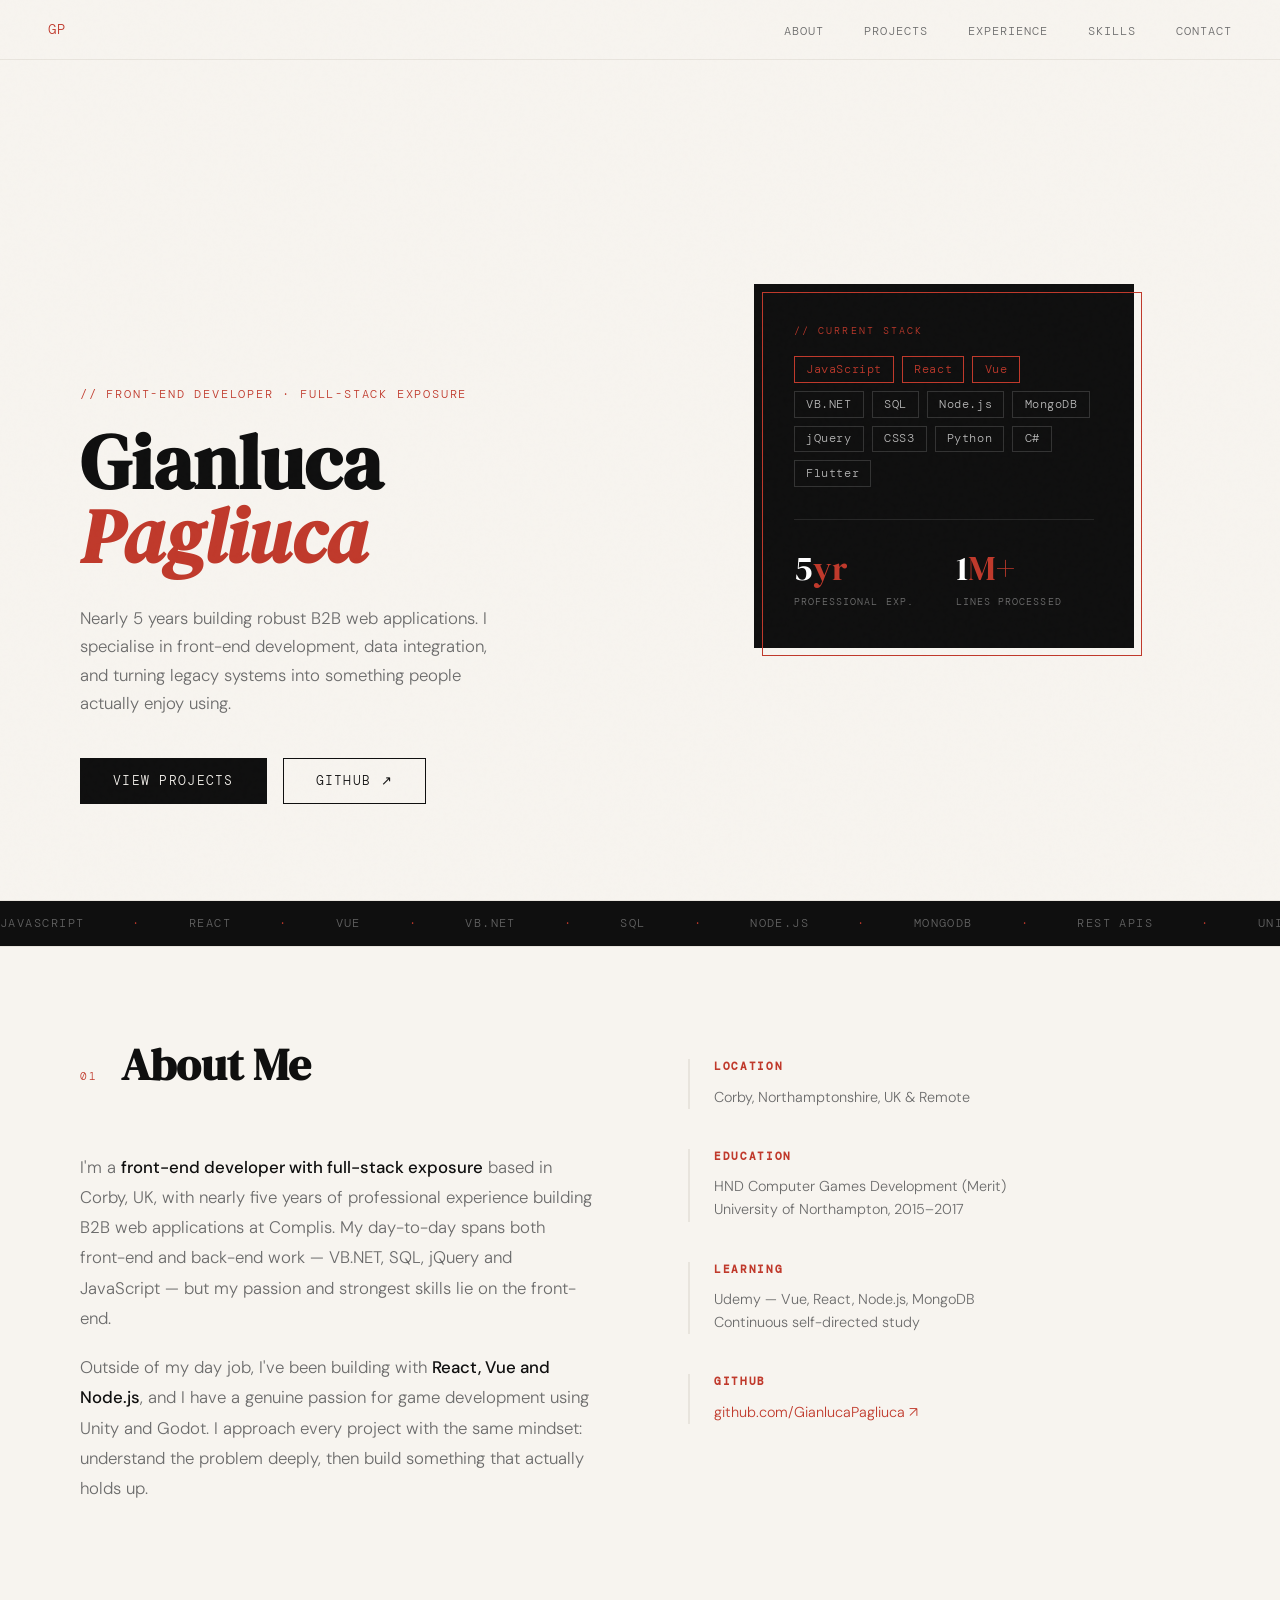
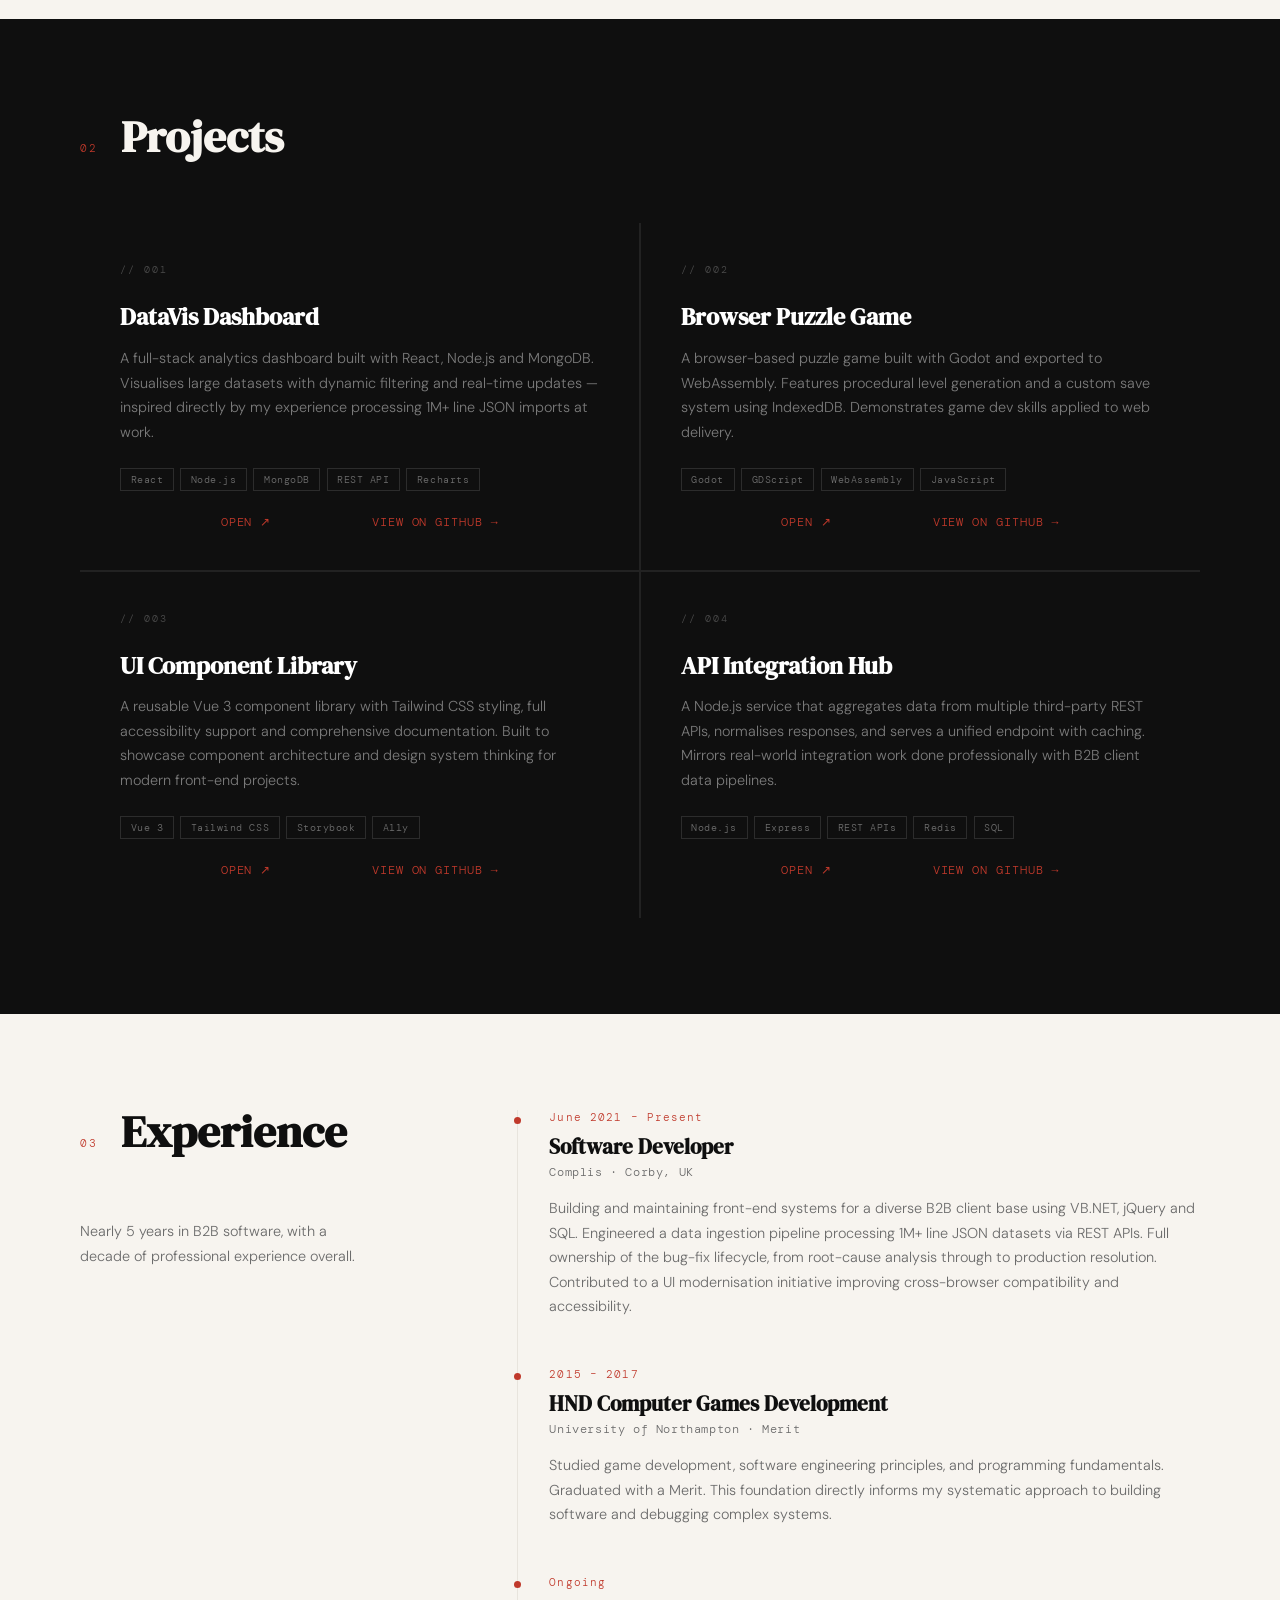
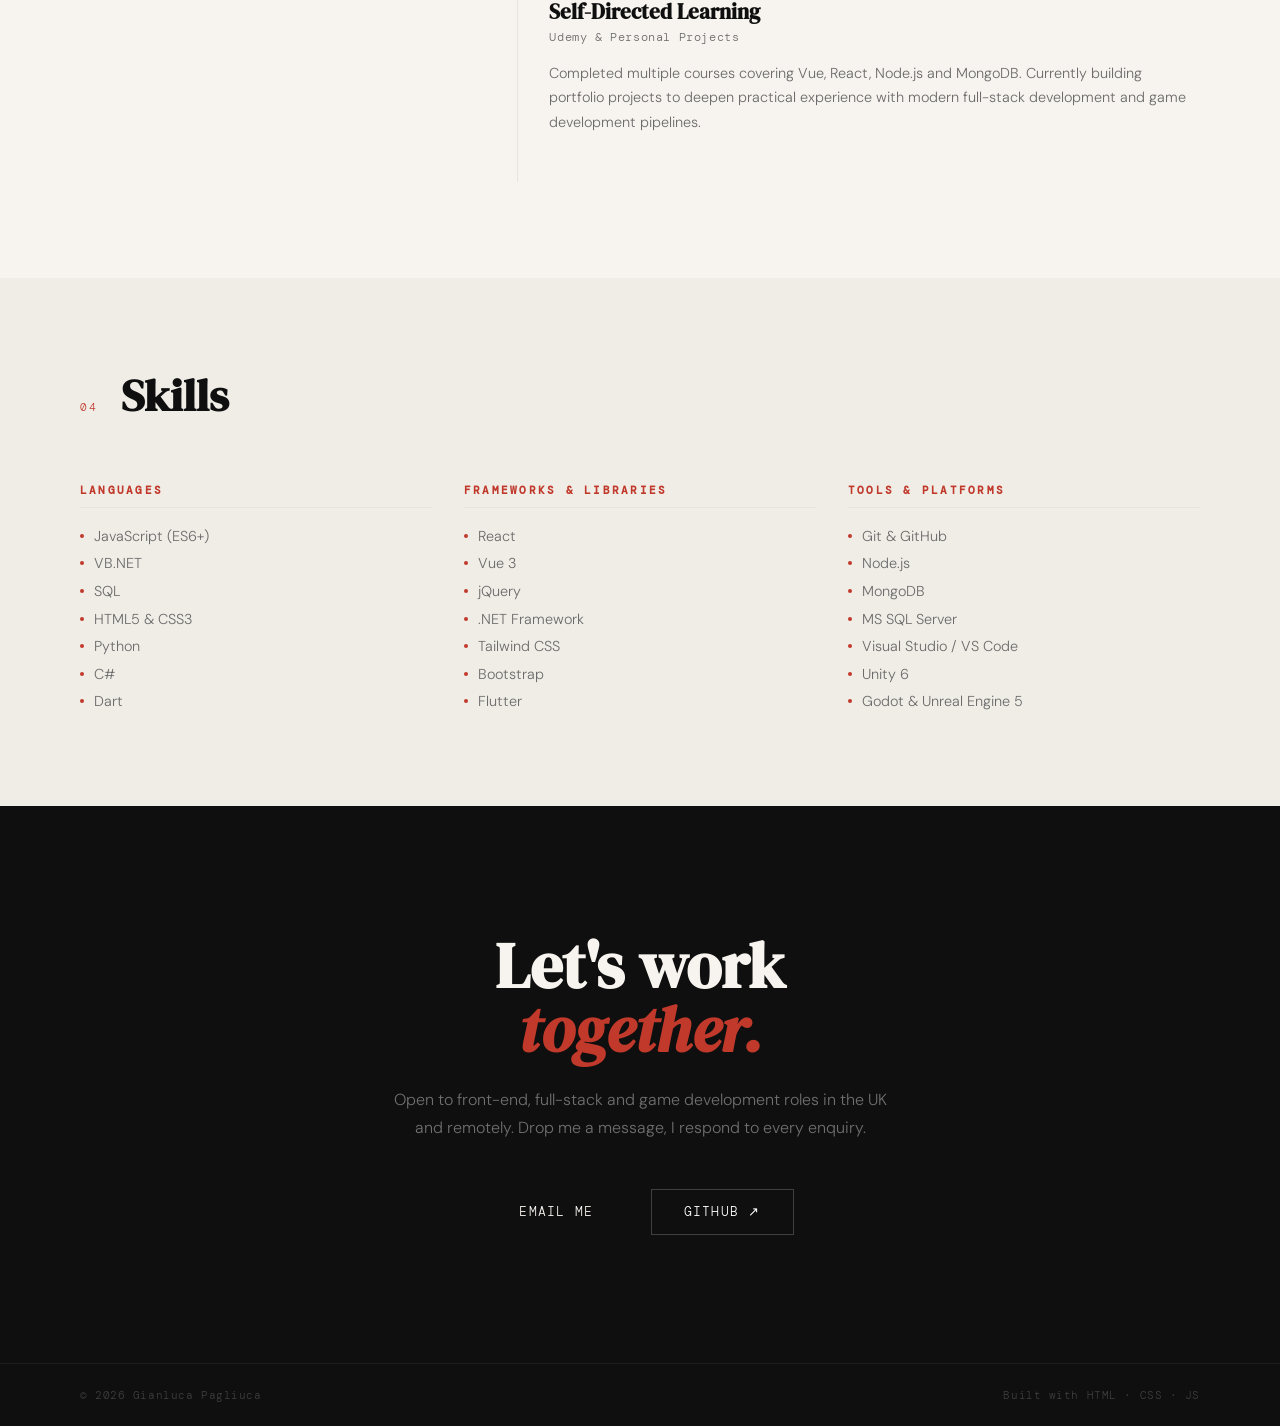
<file: index.html>
<!DOCTYPE html>
<html lang="en">
  <head>
  <meta charset="UTF-8" />
  <meta name="viewport" content="width=device-width, initial-scale=1.0" />
  <title>Gianluca Pagliuca — Software Developer</title>
  <link href="https://fonts.googleapis.com/css2?family=DM+Serif+Display:ital@0;1&family=DM+Mono:wght@300;400;500&family=DM+Sans:wght@300;400;500;600&display=swap" rel="stylesheet" />
  <link rel="stylesheet" href="index.css" />
  </head>
  <body>

  <!-- NAV -->
  <nav>
    <div class="nav-logo">GP</div>
    <ul class="nav-links">
      <li><a href="#about">About</a></li>
      <li><a href="#projects">Projects</a></li>
      <li><a href="#experience">Experience</a></li>
      <li><a href="#skills">Skills</a></li>
      <li><a href="#contact">Contact</a></li>
    </ul>
  </nav>

  <!-- HERO -->
  <section id="hero">
    <div class="hero-left">
      <p class="hero-tag">// Front-End Developer · Full-Stack Exposure</p>
      <h1 class="hero-name">Gianluca<br/><em>Pagliuca</em></h1>
      <p class="hero-desc">
        Nearly 5 years building robust B2B web applications. I specialise in front-end development,
        data integration, and turning legacy systems into something people actually enjoy using.
      </p>
      <div class="hero-cta">
        <a href="#projects" class="btn btn-primary">View Projects</a>
        <a href="https://github.com/GianlucaPagliuca" target="_blank" class="btn btn-ghost">GitHub ↗</a>
      </div>
    </div>
    <div class="hero-right">
      <div class="hero-card">
        <p class="card-label">// Current Stack</p>
        <ul class="stack-list">
          <li class="highlight">JavaScript</li>
          <li class="highlight">React</li>
          <li class="highlight">Vue</li>
          <li>VB.NET</li>
          <li>SQL</li>
          <li>Node.js</li>
          <li>MongoDB</li>
          <li>jQuery</li>
          <li>CSS3</li>
          <li>Python</li>
          <li>C#</li>
          <li>Flutter</li>
        </ul>
        <div class="stat-row">
          <div>
            <div class="stat-val">5<span style="color:var(--accent)">yr</span></div>
            <div class="stat-label">Professional Exp.</div>
          </div>
          <div>
            <div class="stat-val">1<span style="color:var(--accent)">M+</span></div>
            <div class="stat-label">Lines Processed</div>
          </div>
        </div>
      </div>
    </div>
  </section>

  <!-- MARQUEE -->
  <div class="marquee-wrap">
    <div class="marquee-track">
      <span>JavaScript</span><span class="accent">·</span>
      <span>React</span><span class="accent">·</span>
      <span>Vue</span><span class="accent">·</span>
      <span>VB.NET</span><span class="accent">·</span>
      <span>SQL</span><span class="accent">·</span>
      <span>Node.js</span><span class="accent">·</span>
      <span>MongoDB</span><span class="accent">·</span>
      <span>REST APIs</span><span class="accent">·</span>
      <span>Unity 6</span><span class="accent">·</span>
      <span>Godot</span><span class="accent">·</span>
      <span>Flutter</span><span class="accent">·</span>
      <span>Tailwind CSS</span><span class="accent">·</span>
      <span>Git</span><span class="accent">·</span>
      <span>Python</span><span class="accent">·</span>
      <!-- duplicate for seamless loop -->
      <span>JavaScript</span><span class="accent">·</span>
      <span>React</span><span class="accent">·</span>
      <span>Vue</span><span class="accent">·</span>
      <span>VB.NET</span><span class="accent">·</span>
      <span>SQL</span><span class="accent">·</span>
      <span>Node.js</span><span class="accent">·</span>
      <span>MongoDB</span><span class="accent">·</span>
      <span>REST APIs</span><span class="accent">·</span>
      <span>Unity 6</span><span class="accent">·</span>
      <span>Godot</span><span class="accent">·</span>
      <span>Flutter</span><span class="accent">·</span>
      <span>Tailwind CSS</span><span class="accent">·</span>
      <span>Git</span><span class="accent">·</span>
      <span>Python</span><span class="accent">·</span>
    </div>
  </div>

  <!-- ABOUT -->
  <section id="about">
    <div class="about-text reveal">
      <div class="section-header">
        <span class="section-num">01</span>
        <h2 class="section-title">About Me</h2>
      </div>
      <p>
        I'm a <strong>front-end developer with full-stack exposure</strong> based in Corby, UK, with nearly five years of professional experience building B2B web applications at Complis. My day-to-day spans both front-end and back-end work — VB.NET, SQL, jQuery and JavaScript — but my passion and strongest skills lie on the front-end.
      </p>
      <p>
        Outside of my day job, I've been building with <strong>React, Vue and Node.js</strong>, and I have a genuine passion for game development using Unity and Godot. I approach every project with the same mindset: understand the problem deeply, then build something that actually holds up.
      </p>
      <p id="milan-para" style="display:none">
        I'm currently exploring a potential move to <strong>Milan, Italy</strong> — where my family roots are — and I'm open to remote or hybrid opportunities internationally.
      </p>
    </div>
    <div class="about-aside reveal">
      <div class="aside-block">
        <h4>Location</h4>
        <p id="location-text">Corby, Northamptonshire, UK &amp; Remote</p>
      </div>
      <div class="aside-block">
        <h4>Education</h4>
        <p>HND Computer Games Development (Merit)<br/>University of Northampton, 2015–2017</p>
      </div>
      <div class="aside-block">
        <h4>Learning</h4>
        <p>Udemy — Vue, React, Node.js, MongoDB<br/>Continuous self-directed study</p>
      </div>
      <div class="aside-block">
        <h4>GitHub</h4>
        <p><a href="https://github.com/GianlucaPagliuca" target="_blank" style="color:var(--accent);text-decoration:none;">github.com/GianlucaPagliuca ↗</a></p>
      </div>
    </div>
  </section>

  <!-- PROJECTS -->
  <section id="projects">
    <div class="section-header reveal">
      <span class="section-num">02</span>
      <h2 class="section-title">Projects</h2>
    </div>
    <div class="projects-grid">

      <div class="project-card reveal">
        <p class="project-num">// 001</p>
        <h3 class="project-title">DataVis Dashboard</h3>
        <p class="project-desc">
          A full-stack analytics dashboard built with React, Node.js and MongoDB. Visualises
          large datasets with dynamic filtering and real-time updates — inspired directly by
          my experience processing 1M+ line JSON imports at work.
        </p>
        <div class="project-tags">
          <span>React</span><span>Node.js</span><span>MongoDB</span><span>REST API</span><span>Recharts</span>
        </div>
        <div class="project-links">
          <a href="#" class="project-link" target="_blank">Open ↗</a>
          <a href="https://github.com/GianlucaPagliuca" class="project-link" target="_blank">View on GitHub →</a>
        </div>
      </div>

      <div class="project-card reveal">
        <p class="project-num">// 002</p>
        <h3 class="project-title">Browser Puzzle Game</h3>
        <p class="project-desc">
          A browser-based puzzle game built with Godot and exported to WebAssembly.
          Features procedural level generation and a custom save system using IndexedDB.
          Demonstrates game dev skills applied to web delivery.
        </p>
        <div class="project-tags">
          <span>Godot</span><span>GDScript</span><span>WebAssembly</span><span>JavaScript</span>
        </div>
        <div class="project-links">
          <a href="#" class="project-link" target="_blank">Open ↗</a>
          <a href="https://github.com/GianlucaPagliuca" class="project-link" target="_blank">View on GitHub →</a>
        </div>
      </div>

      <div class="project-card reveal">
        <p class="project-num">// 003</p>
        <h3 class="project-title">UI Component Library</h3>
        <p class="project-desc">
          A reusable Vue 3 component library with Tailwind CSS styling, full accessibility
          support and comprehensive documentation. Built to showcase component architecture
          and design system thinking for modern front-end projects.
        </p>
        <div class="project-tags">
          <span>Vue 3</span><span>Tailwind CSS</span><span>Storybook</span><span>A11y</span>
        </div>
        <div class="project-links">
          <a href="#" class="project-link" target="_blank">Open ↗</a>
          <a href="https://github.com/GianlucaPagliuca" class="project-link" target="_blank">View on GitHub →</a>
        </div>
      </div>

      <div class="project-card reveal">
        <p class="project-num">// 004</p>
        <h3 class="project-title">API Integration Hub</h3>
        <p class="project-desc">
          A Node.js service that aggregates data from multiple third-party REST APIs,
          normalises responses, and serves a unified endpoint with caching. Mirrors
          real-world integration work done professionally with B2B client data pipelines.
        </p>
        <div class="project-tags">
          <span>Node.js</span><span>Express</span><span>REST APIs</span><span>Redis</span><span>SQL</span>
        </div>
        <div class="project-links">
          <a href="#" class="project-link" target="_blank">Open ↗</a>
          <a href="https://github.com/GianlucaPagliuca" class="project-link" target="_blank">View on GitHub →</a>
        </div>
      </div>

    </div>
  </section>

  <!-- EXPERIENCE -->
  <section id="experience">
    <div class="exp-sticky reveal">
      <div class="section-header">
        <span class="section-num">03</span>
        <h2 class="section-title">Experience</h2>
      </div>
      <p style="font-size:0.9rem;color:var(--mid);line-height:1.7;max-width:28ch;">
        Nearly 5 years in B2B software, with a decade of professional experience overall.
      </p>
    </div>
    <div class="timeline reveal">

      <div class="timeline-item">
        <p class="tl-date">June 2021 – Present</p>
        <h3 class="tl-role">Software Developer</h3>
        <p class="tl-company">Complis · Corby, UK</p>
        <p class="tl-desc">
          Building and maintaining front-end systems for a diverse B2B client base using VB.NET, jQuery and SQL. Engineered a data ingestion pipeline processing 1M+ line JSON datasets via REST APIs. Full ownership of the bug-fix lifecycle, from root-cause analysis through to production resolution. Contributed to a UI modernisation initiative improving cross-browser compatibility and accessibility.
        </p>
      </div>

      <div class="timeline-item">
        <p class="tl-date">2015 – 2017</p>
        <h3 class="tl-role">HND Computer Games Development</h3>
        <p class="tl-company">University of Northampton · Merit</p>
        <p class="tl-desc">
          Studied game development, software engineering principles, and programming fundamentals. Graduated with a Merit. This foundation directly informs my systematic approach to building software and debugging complex systems.
        </p>
      </div>

      <div class="timeline-item">
        <p class="tl-date">Ongoing</p>
        <h3 class="tl-role">Self-Directed Learning</h3>
        <p class="tl-company">Udemy &amp; Personal Projects</p>
        <p class="tl-desc">
          Completed multiple courses covering Vue, React, Node.js and MongoDB. Currently building portfolio projects to deepen practical experience with modern full-stack development and game development pipelines.
        </p>
      </div>

    </div>
  </section>

  <!-- SKILLS -->
  <section id="skills">
    <div class="section-header reveal">
      <span class="section-num">04</span>
      <h2 class="section-title">Skills</h2>
    </div>
    <div class="skills-grid">
      <div class="skill-group reveal">
        <h3>Languages</h3>
        <div class="skill-items">
          <div class="skill-item">JavaScript (ES6+)</div>
          <div class="skill-item">VB.NET</div>
          <div class="skill-item">SQL</div>
          <div class="skill-item">HTML5 &amp; CSS3</div>
          <div class="skill-item">Python</div>
          <div class="skill-item">C#</div>
          <div class="skill-item">Dart</div>
        </div>
      </div>
      <div class="skill-group reveal">
        <h3>Frameworks &amp; Libraries</h3>
        <div class="skill-items">
          <div class="skill-item">React</div>
          <div class="skill-item">Vue 3</div>
          <div class="skill-item">jQuery</div>
          <div class="skill-item">.NET Framework</div>
          <div class="skill-item">Tailwind CSS</div>
          <div class="skill-item">Bootstrap</div>
          <div class="skill-item">Flutter</div>
        </div>
      </div>
      <div class="skill-group reveal">
        <h3>Tools &amp; Platforms</h3>
        <div class="skill-items">
          <div class="skill-item">Git &amp; GitHub</div>
          <div class="skill-item">Node.js</div>
          <div class="skill-item">MongoDB</div>
          <div class="skill-item">MS SQL Server</div>
          <div class="skill-item">Visual Studio / VS Code</div>
          <div class="skill-item">Unity 6</div>
          <div class="skill-item">Godot &amp; Unreal Engine 5</div>
        </div>
      </div>
    </div>
  </section>

  <!-- CONTACT -->
  <section id="contact">
    <h2 class="section-title reveal">Let's work<br/><em style="font-family:var(--serif);font-style:italic;color:var(--accent)">together.</em></h2>
    <p id="contact-sub" class="contact-sub reveal">
      Open to front-end, full-stack and game development roles in the UK and remotely.
      Drop me a message, I respond to every enquiry.

    </p>
    <div class="contact-links reveal">
      <a href="mailto:gianluca.pagliuca.93@gmail.com" class="btn btn-primary">Email Me</a>
      <a href="https://github.com/GianlucaPagliuca" target="_blank" class="btn" style="border-color:rgba(255,255,255,0.2);color:#fff;">GitHub ↗</a>
    </div>
  </section>

  <!-- FOOTER -->
  <footer>
    <p>© 2026 Gianluca Pagliuca</p>
    <p>Built with HTML · CSS · JS</p>
  </footer>

  <script src="index.js"></script>
  </body>
</html>
</file>
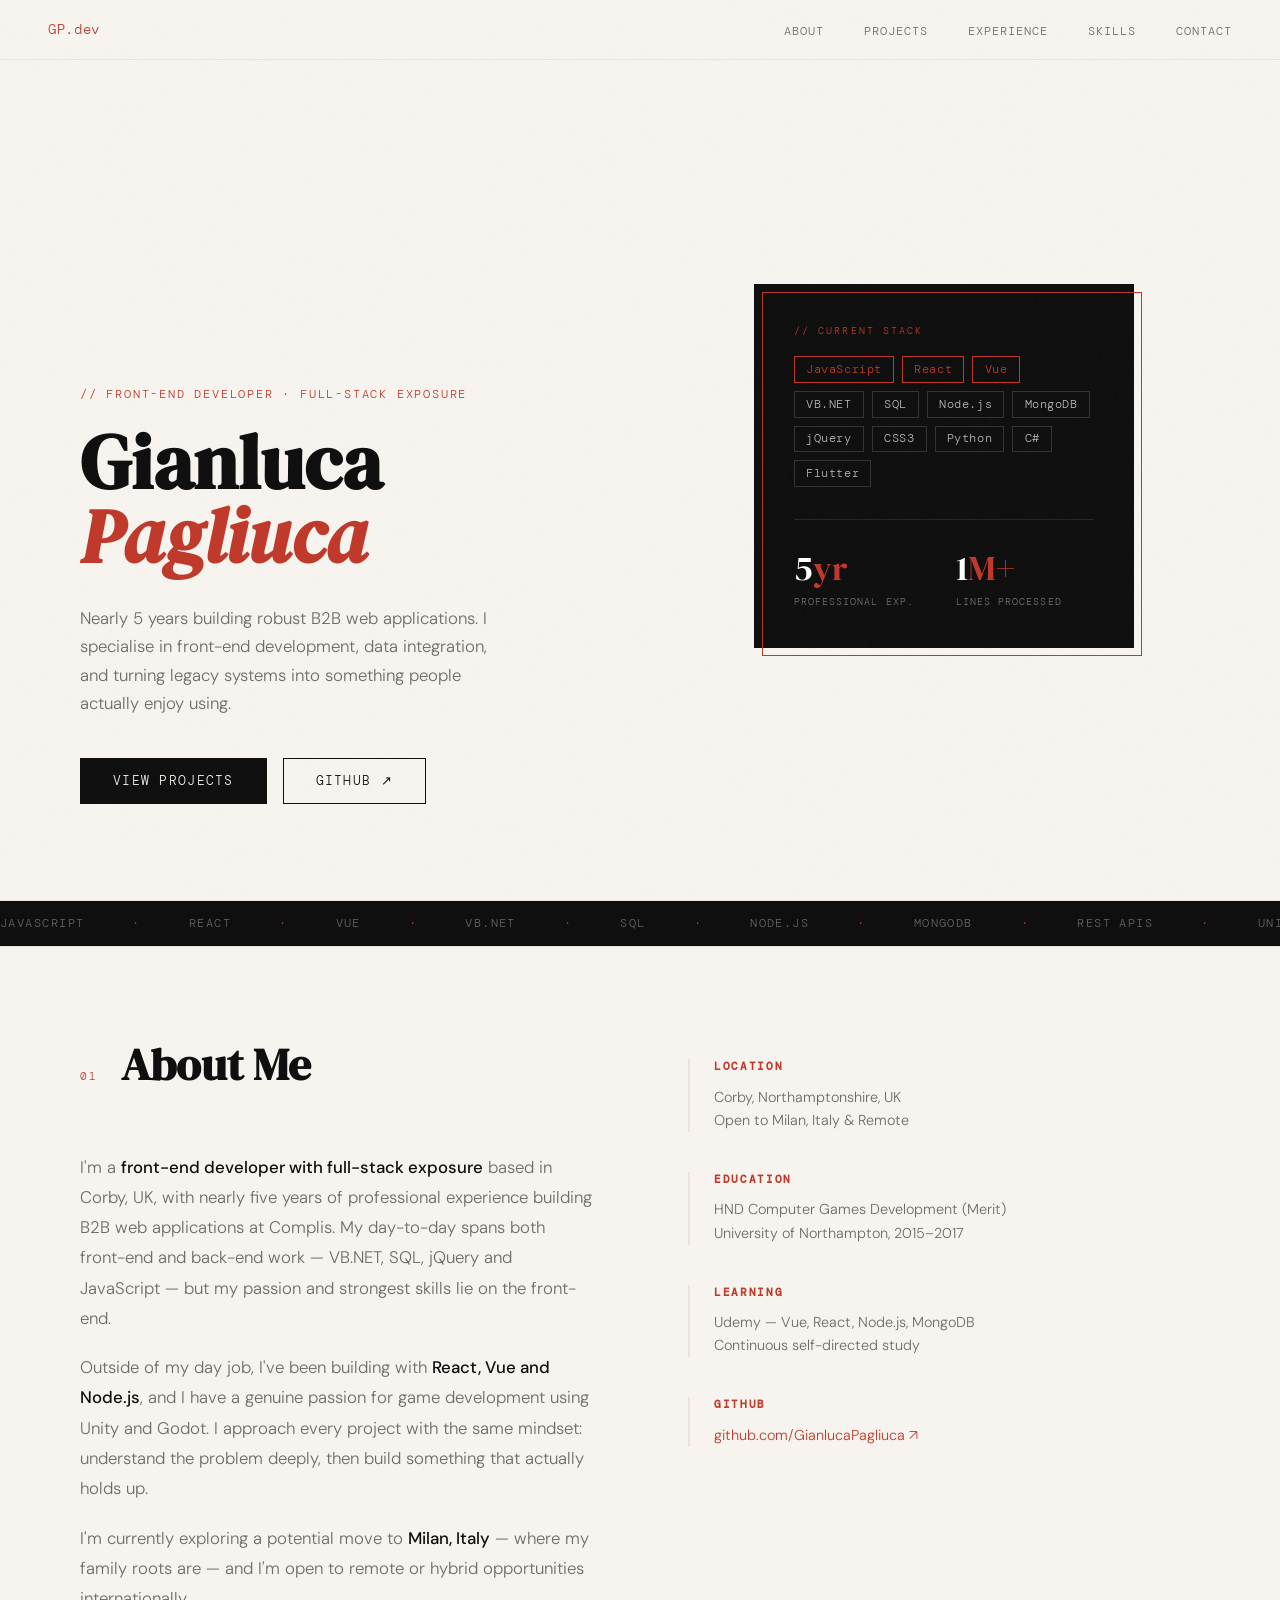
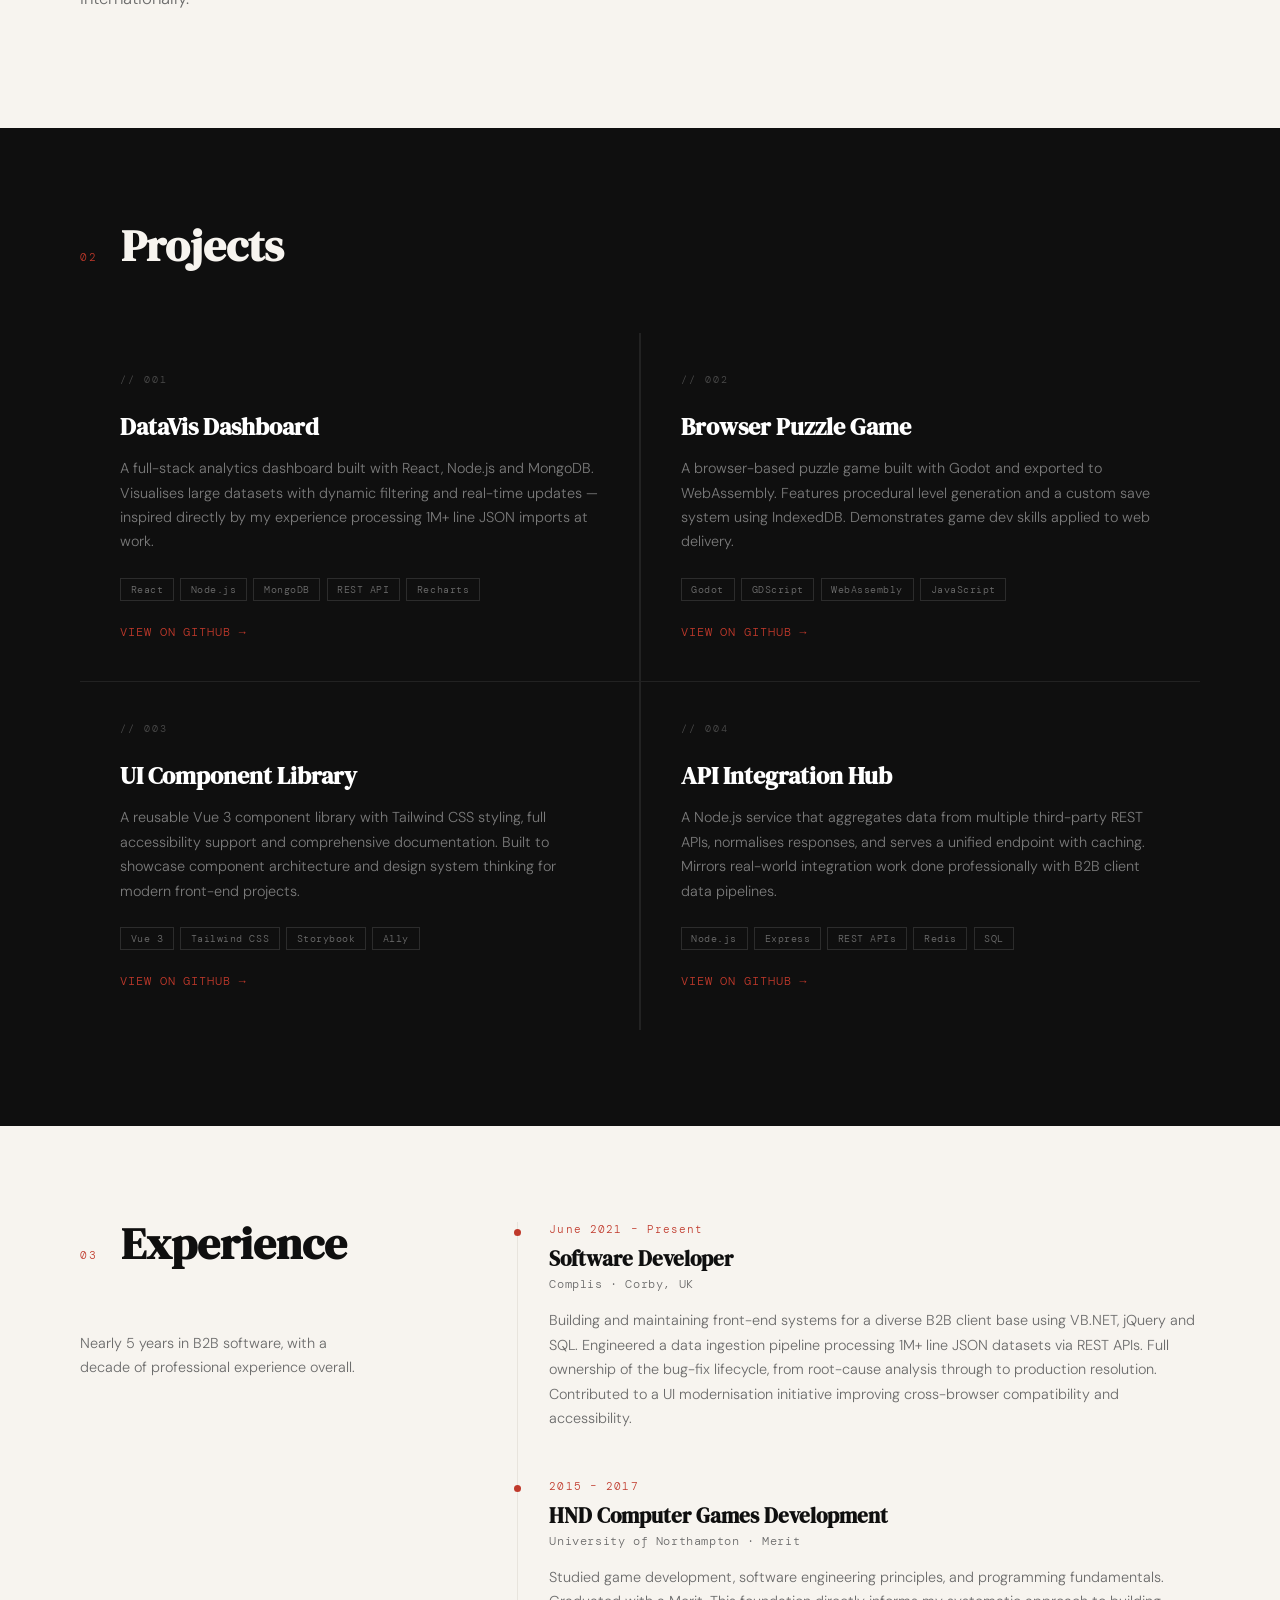
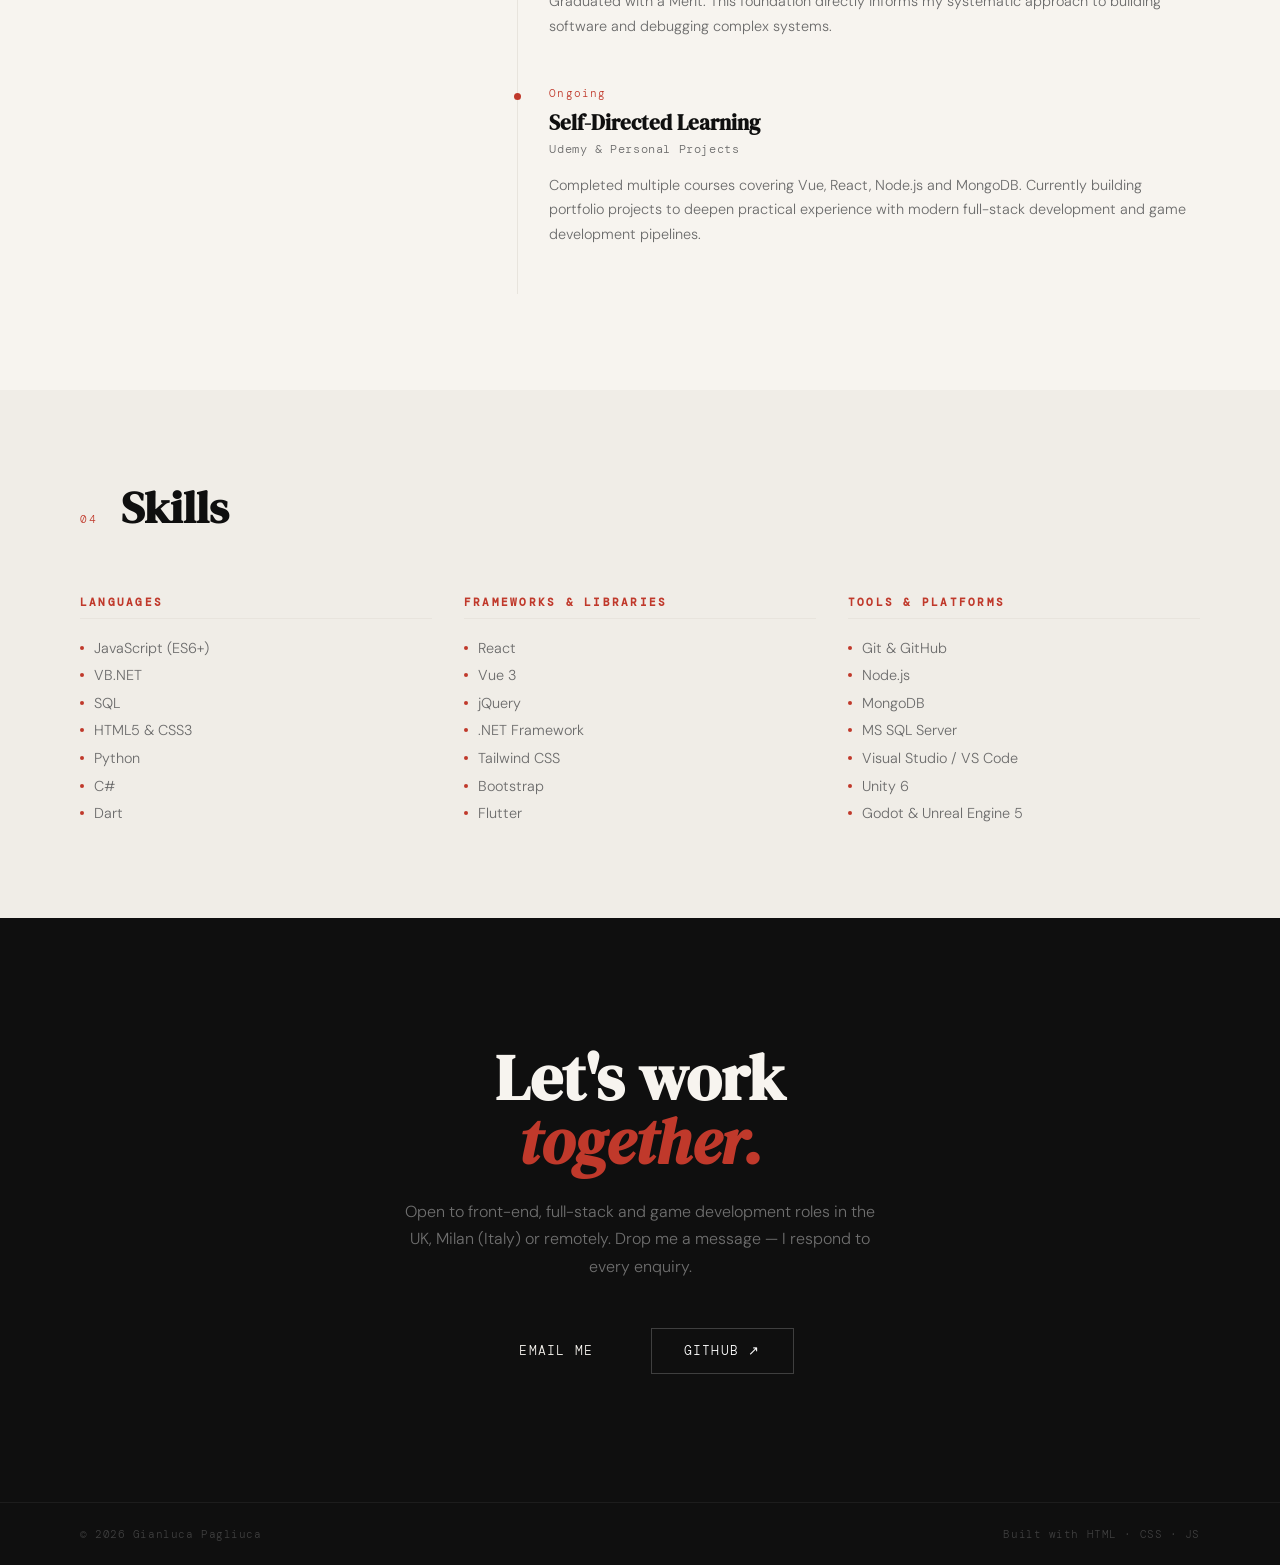
<file: portfolio gianluca.html>
<!DOCTYPE html>
<html lang="en">
<head>
<meta charset="UTF-8" />
<meta name="viewport" content="width=device-width, initial-scale=1.0" />
<title>Gianluca Pagliuca — Software Developer</title>
<link href="https://fonts.googleapis.com/css2?family=DM+Serif+Display:ital@0;1&family=DM+Mono:wght@300;400;500&family=DM+Sans:wght@300;400;500;600&display=swap" rel="stylesheet" />
<style>
  *, *::before, *::after { box-sizing: border-box; margin: 0; padding: 0; }

  :root {
    --ink: #0f0f0f;
    --paper: #f7f4ef;
    --accent: #c0392b;
    --accent2: #1B4F8A;
    --mid: #6b6b6b;
    --light: #e8e4dd;
    --mono: 'DM Mono', monospace;
    --serif: 'DM Serif Display', serif;
    --sans: 'DM Sans', sans-serif;
  }

  html { scroll-behavior: smooth; }

  body {
    background: var(--paper);
    color: var(--ink);
    font-family: var(--sans);
    font-weight: 300;
    overflow-x: hidden;
  }

  /* ── NOISE TEXTURE ─────── */
  body::before {
    content: '';
    position: fixed;
    inset: 0;
    background-image: url("data:image/svg+xml,%3Csvg viewBox='0 0 200 200' xmlns='http://www.w3.org/2000/svg'%3E%3Cfilter id='n'%3E%3CfeTurbulence type='fractalNoise' baseFrequency='0.9' numOctaves='4' stitchTiles='stitch'/%3E%3C/filter%3E%3Crect width='100%25' height='100%25' filter='url(%23n)' opacity='0.04'/%3E%3C/svg%3E");
    pointer-events: none;
    z-index: 1000;
    opacity: 0.4;
  }

  /* ── NAV ───────────────── */
  nav {
    position: fixed;
    top: 0; left: 0; right: 0;
    z-index: 100;
    display: flex;
    justify-content: space-between;
    align-items: center;
    padding: 1.2rem 3rem;
    background: rgba(247, 244, 239, 0.85);
    backdrop-filter: blur(12px);
    border-bottom: 1px solid var(--light);
  }

  .nav-logo {
    font-family: var(--mono);
    font-size: 0.85rem;
    color: var(--accent);
    letter-spacing: 0.05em;
  }

  .nav-links {
    display: flex;
    gap: 2.5rem;
    list-style: none;
  }

  .nav-links a {
    font-family: var(--mono);
    font-size: 0.78rem;
    color: var(--mid);
    text-decoration: none;
    letter-spacing: 0.08em;
    text-transform: uppercase;
    transition: color 0.2s;
  }

  .nav-links a:hover { color: var(--ink); }

  /* ── HERO ──────────────── */
  #hero {
    min-height: 100vh;
    display: grid;
    grid-template-columns: 1fr 1fr;
    padding: 0;
    position: relative;
    overflow: hidden;
  }

  .hero-left {
    display: flex;
    flex-direction: column;
    justify-content: flex-end;
    padding: 8rem 4rem 6rem 5rem;
    position: relative;
  }

  .hero-tag {
    font-family: var(--mono);
    font-size: 0.75rem;
    color: var(--accent);
    letter-spacing: 0.15em;
    text-transform: uppercase;
    margin-bottom: 1.5rem;
    opacity: 0;
    animation: fadeUp 0.6s 0.2s forwards;
  }

  .hero-name {
    font-family: var(--serif);
    font-size: clamp(3.5rem, 6vw, 6rem);
    line-height: 0.95;
    margin-bottom: 2rem;
    opacity: 0;
    animation: fadeUp 0.6s 0.35s forwards;
  }

  .hero-name em {
    font-style: italic;
    color: var(--accent);
  }

  .hero-desc {
    font-size: 1.05rem;
    line-height: 1.7;
    color: var(--mid);
    max-width: 38ch;
    margin-bottom: 2.5rem;
    opacity: 0;
    animation: fadeUp 0.6s 0.5s forwards;
  }

  .hero-cta {
    display: flex;
    gap: 1rem;
    opacity: 0;
    animation: fadeUp 0.6s 0.65s forwards;
  }

  .btn {
    font-family: var(--mono);
    font-size: 0.8rem;
    letter-spacing: 0.1em;
    text-transform: uppercase;
    padding: 0.85rem 2rem;
    text-decoration: none;
    transition: all 0.2s;
    border: 1px solid currentColor;
  }

  .btn-primary {
    background: var(--ink);
    color: var(--paper);
    border-color: var(--ink);
  }

  .btn-primary:hover {
    background: var(--accent);
    border-color: var(--accent);
  }

  .btn-ghost {
    background: transparent;
    color: var(--ink);
  }

  .btn-ghost:hover {
    background: var(--ink);
    color: var(--paper);
  }

  .hero-right {
    display: flex;
    align-items: center;
    justify-content: center;
    padding: 8rem 4rem 6rem 2rem;
    position: relative;
  }

  .hero-card {
    background: var(--ink);
    color: var(--paper);
    padding: 2.5rem;
    width: 100%;
    max-width: 380px;
    position: relative;
    opacity: 0;
    animation: fadeUp 0.7s 0.8s forwards;
  }

  .hero-card::before {
    content: '';
    position: absolute;
    top: 8px; left: 8px;
    right: -8px; bottom: -8px;
    border: 1px solid var(--accent);
    z-index: -1;
  }

  .card-label {
    font-family: var(--mono);
    font-size: 0.65rem;
    letter-spacing: 0.2em;
    color: var(--accent);
    text-transform: uppercase;
    margin-bottom: 1.2rem;
  }

  .stack-list {
    list-style: none;
    display: flex;
    flex-wrap: wrap;
    gap: 0.5rem;
    margin-bottom: 2rem;
  }

  .stack-list li {
    font-family: var(--mono);
    font-size: 0.72rem;
    padding: 0.3rem 0.7rem;
    border: 1px solid rgba(255,255,255,0.15);
    color: rgba(255,255,255,0.7);
    letter-spacing: 0.05em;
  }

  .stack-list li.highlight {
    border-color: var(--accent);
    color: var(--accent);
  }

  .stat-row {
    display: grid;
    grid-template-columns: 1fr 1fr;
    gap: 1.5rem;
    border-top: 1px solid rgba(255,255,255,0.1);
    padding-top: 1.5rem;
  }

  .stat-val {
    font-family: var(--serif);
    font-size: 2.2rem;
    color: #fff;
  }

  .stat-label {
    font-family: var(--mono);
    font-size: 0.65rem;
    color: rgba(255,255,255,0.4);
    letter-spacing: 0.1em;
    text-transform: uppercase;
    margin-top: 0.2rem;
  }

  /* ── MARQUEE ───────────── */
  .marquee-wrap {
    overflow: hidden;
    border-top: 1px solid var(--light);
    border-bottom: 1px solid var(--light);
    padding: 0.9rem 0;
    background: var(--ink);
  }

  .marquee-track {
    display: flex;
    gap: 3rem;
    white-space: nowrap;
    animation: marquee 22s linear infinite;
  }

  .marquee-track span {
    font-family: var(--mono);
    font-size: 0.75rem;
    color: rgba(255,255,255,0.35);
    letter-spacing: 0.12em;
    text-transform: uppercase;
    flex-shrink: 0;
  }

  .marquee-track span.accent { color: var(--accent); }

  @keyframes marquee {
    from { transform: translateX(0); }
    to { transform: translateX(-50%); }
  }

  /* ── SECTION STYLES ────── */
  section { padding: 6rem 5rem; }

  .section-header {
    display: flex;
    align-items: baseline;
    gap: 1.5rem;
    margin-bottom: 4rem;
  }

  .section-num {
    font-family: var(--mono);
    font-size: 0.7rem;
    color: var(--accent);
    letter-spacing: 0.15em;
  }

  .section-title {
    font-family: var(--serif);
    font-size: clamp(2rem, 3.5vw, 3rem);
    line-height: 1;
  }

  /* ── ABOUT ─────────────── */
  #about {
    display: grid;
    grid-template-columns: 1fr 1fr;
    gap: 6rem;
    align-items: start;
  }

  .about-text p {
    font-size: 1.05rem;
    line-height: 1.8;
    color: var(--mid);
    margin-bottom: 1.2rem;
  }

  .about-text p strong { color: var(--ink); font-weight: 500; }

  .about-aside {
    padding-top: 1rem;
  }

  .aside-block {
    border-left: 2px solid var(--light);
    padding-left: 1.5rem;
    margin-bottom: 2.5rem;
  }

  .aside-block h4 {
    font-family: var(--mono);
    font-size: 0.7rem;
    letter-spacing: 0.15em;
    text-transform: uppercase;
    color: var(--accent);
    margin-bottom: 0.8rem;
  }

  .aside-block p {
    font-size: 0.9rem;
    line-height: 1.6;
    color: var(--mid);
  }

  /* ── PROJECTS ──────────── */
  #projects { background: var(--ink); color: var(--paper); }
  #projects .section-title { color: var(--paper); }
  #projects .section-num { color: var(--accent); }

  .projects-grid {
    display: grid;
    grid-template-columns: repeat(2, 1fr);
    gap: 1.5px;
    background: rgba(255,255,255,0.08);
  }

  .project-card {
    background: var(--ink);
    padding: 2.5rem;
    position: relative;
    overflow: hidden;
    cursor: default;
    transition: background 0.3s;
  }

  .project-card:hover { background: #1a1a1a; }

  .project-card::after {
    content: '';
    position: absolute;
    bottom: 0; left: 0;
    height: 2px;
    width: 0;
    background: var(--accent);
    transition: width 0.4s ease;
  }

  .project-card:hover::after { width: 100%; }

  .project-num {
    font-family: var(--mono);
    font-size: 0.65rem;
    color: rgba(255,255,255,0.25);
    letter-spacing: 0.2em;
    margin-bottom: 1.5rem;
  }

  .project-title {
    font-family: var(--serif);
    font-size: 1.5rem;
    margin-bottom: 0.8rem;
    color: #fff;
  }

  .project-desc {
    font-size: 0.9rem;
    line-height: 1.7;
    color: rgba(255,255,255,0.45);
    margin-bottom: 1.5rem;
  }

  .project-tags {
    display: flex;
    flex-wrap: wrap;
    gap: 0.4rem;
  }

  .project-tags span {
    font-family: var(--mono);
    font-size: 0.65rem;
    padding: 0.25rem 0.6rem;
    border: 1px solid rgba(255,255,255,0.12);
    color: rgba(255,255,255,0.4);
    letter-spacing: 0.05em;
  }

  .project-link {
    display: inline-flex;
    align-items: center;
    gap: 0.5rem;
    margin-top: 1.5rem;
    font-family: var(--mono);
    font-size: 0.72rem;
    color: var(--accent);
    text-decoration: none;
    letter-spacing: 0.08em;
    text-transform: uppercase;
    transition: gap 0.2s;
  }

  .project-link:hover { gap: 0.8rem; }

  /* ── EXPERIENCE ────────── */
  #experience {
    display: grid;
    grid-template-columns: 1fr 2fr;
    gap: 6rem;
  }

  .exp-sticky { position: sticky; top: 7rem; height: fit-content; }

  .timeline { position: relative; }

  .timeline::before {
    content: '';
    position: absolute;
    left: 0; top: 0; bottom: 0;
    width: 1px;
    background: var(--light);
  }

  .timeline-item {
    padding-left: 2rem;
    padding-bottom: 3rem;
    position: relative;
  }

  .timeline-item::before {
    content: '';
    position: absolute;
    left: -3px; top: 0.4rem;
    width: 7px; height: 7px;
    background: var(--accent);
    border-radius: 50%;
  }

  .tl-date {
    font-family: var(--mono);
    font-size: 0.7rem;
    color: var(--accent);
    letter-spacing: 0.1em;
    margin-bottom: 0.5rem;
  }

  .tl-role {
    font-family: var(--serif);
    font-size: 1.3rem;
    margin-bottom: 0.2rem;
  }

  .tl-company {
    font-family: var(--mono);
    font-size: 0.75rem;
    color: var(--mid);
    margin-bottom: 1rem;
    letter-spacing: 0.05em;
  }

  .tl-desc {
    font-size: 0.9rem;
    line-height: 1.7;
    color: var(--mid);
  }

  /* ── SKILLS ────────────── */
  #skills {
    background: #f0ede7;
  }

  .skills-grid {
    display: grid;
    grid-template-columns: repeat(3, 1fr);
    gap: 2rem;
  }

  .skill-group h3 {
    font-family: var(--mono);
    font-size: 0.7rem;
    letter-spacing: 0.2em;
    text-transform: uppercase;
    color: var(--accent);
    margin-bottom: 1.2rem;
    padding-bottom: 0.6rem;
    border-bottom: 1px solid var(--light);
  }

  .skill-items {
    display: flex;
    flex-direction: column;
    gap: 0.6rem;
  }

  .skill-item {
    font-size: 0.9rem;
    color: var(--mid);
    display: flex;
    align-items: center;
    gap: 0.6rem;
  }

  .skill-item::before {
    content: '';
    width: 4px; height: 4px;
    background: var(--accent);
    border-radius: 50%;
    flex-shrink: 0;
  }

  /* ── CONTACT ───────────── */
  #contact {
    background: var(--ink);
    color: var(--paper);
    text-align: center;
    padding: 8rem 5rem;
  }

  #contact .section-title { color: var(--paper); font-size: clamp(2.5rem, 5vw, 4.5rem); margin-bottom: 1.5rem; }

  .contact-sub {
    font-size: 1rem;
    color: rgba(255,255,255,0.4);
    margin-bottom: 3rem;
    max-width: 45ch;
    margin-left: auto;
    margin-right: auto;
    line-height: 1.7;
  }

  .contact-links {
    display: flex;
    justify-content: center;
    gap: 1.5rem;
    flex-wrap: wrap;
  }

  /* ── FOOTER ────────────── */
  footer {
    background: var(--ink);
    border-top: 1px solid rgba(255,255,255,0.06);
    padding: 1.5rem 5rem;
    display: flex;
    justify-content: space-between;
    align-items: center;
  }

  footer p {
    font-family: var(--mono);
    font-size: 0.7rem;
    color: rgba(255,255,255,0.2);
    letter-spacing: 0.05em;
  }

  /* ── ANIMATIONS ────────── */
  @keyframes fadeUp {
    from { opacity: 0; transform: translateY(20px); }
    to { opacity: 1; transform: translateY(0); }
  }

  .reveal {
    opacity: 0;
    transform: translateY(24px);
    transition: opacity 0.6s ease, transform 0.6s ease;
  }

  .reveal.visible {
    opacity: 1;
    transform: translateY(0);
  }

  /* ── RESPONSIVE ────────── */
  @media (max-width: 900px) {
    nav { padding: 1rem 1.5rem; }
    .nav-links { gap: 1.2rem; }
    #hero { grid-template-columns: 1fr; min-height: auto; }
    .hero-left { padding: 7rem 2rem 3rem; }
    .hero-right { padding: 2rem; }
    section { padding: 4rem 2rem; }
    #about { grid-template-columns: 1fr; gap: 3rem; }
    .projects-grid { grid-template-columns: 1fr; }
    #experience { grid-template-columns: 1fr; gap: 3rem; }
    .skills-grid { grid-template-columns: 1fr 1fr; }
    footer { flex-direction: column; gap: 0.5rem; text-align: center; }
  }
</style>
</head>
<body>

<!-- NAV -->
<nav>
  <div class="nav-logo">GP.dev</div>
  <ul class="nav-links">
    <li><a href="#about">About</a></li>
    <li><a href="#projects">Projects</a></li>
    <li><a href="#experience">Experience</a></li>
    <li><a href="#skills">Skills</a></li>
    <li><a href="#contact">Contact</a></li>
  </ul>
</nav>

<!-- HERO -->
<section id="hero">
  <div class="hero-left">
    <p class="hero-tag">// Front-End Developer · Full-Stack Exposure</p>
    <h1 class="hero-name">Gianluca<br/><em>Pagliuca</em></h1>
    <p class="hero-desc">
      Nearly 5 years building robust B2B web applications. I specialise in front-end development,
      data integration, and turning legacy systems into something people actually enjoy using.
    </p>
    <div class="hero-cta">
      <a href="#projects" class="btn btn-primary">View Projects</a>
      <a href="https://github.com/GianlucaPagliuca" target="_blank" class="btn btn-ghost">GitHub ↗</a>
    </div>
  </div>
  <div class="hero-right">
    <div class="hero-card">
      <p class="card-label">// Current Stack</p>
      <ul class="stack-list">
        <li class="highlight">JavaScript</li>
        <li class="highlight">React</li>
        <li class="highlight">Vue</li>
        <li>VB.NET</li>
        <li>SQL</li>
        <li>Node.js</li>
        <li>MongoDB</li>
        <li>jQuery</li>
        <li>CSS3</li>
        <li>Python</li>
        <li>C#</li>
        <li>Flutter</li>
      </ul>
      <div class="stat-row">
        <div>
          <div class="stat-val">5<span style="color:var(--accent)">yr</span></div>
          <div class="stat-label">Professional Exp.</div>
        </div>
        <div>
          <div class="stat-val">1<span style="color:var(--accent)">M+</span></div>
          <div class="stat-label">Lines Processed</div>
        </div>
      </div>
    </div>
  </div>
</section>

<!-- MARQUEE -->
<div class="marquee-wrap">
  <div class="marquee-track">
    <span>JavaScript</span><span class="accent">·</span>
    <span>React</span><span class="accent">·</span>
    <span>Vue</span><span class="accent">·</span>
    <span>VB.NET</span><span class="accent">·</span>
    <span>SQL</span><span class="accent">·</span>
    <span>Node.js</span><span class="accent">·</span>
    <span>MongoDB</span><span class="accent">·</span>
    <span>REST APIs</span><span class="accent">·</span>
    <span>Unity 6</span><span class="accent">·</span>
    <span>Godot</span><span class="accent">·</span>
    <span>Flutter</span><span class="accent">·</span>
    <span>Tailwind CSS</span><span class="accent">·</span>
    <span>Git</span><span class="accent">·</span>
    <span>Python</span><span class="accent">·</span>
    <!-- duplicate for seamless loop -->
    <span>JavaScript</span><span class="accent">·</span>
    <span>React</span><span class="accent">·</span>
    <span>Vue</span><span class="accent">·</span>
    <span>VB.NET</span><span class="accent">·</span>
    <span>SQL</span><span class="accent">·</span>
    <span>Node.js</span><span class="accent">·</span>
    <span>MongoDB</span><span class="accent">·</span>
    <span>REST APIs</span><span class="accent">·</span>
    <span>Unity 6</span><span class="accent">·</span>
    <span>Godot</span><span class="accent">·</span>
    <span>Flutter</span><span class="accent">·</span>
    <span>Tailwind CSS</span><span class="accent">·</span>
    <span>Git</span><span class="accent">·</span>
    <span>Python</span><span class="accent">·</span>
  </div>
</div>

<!-- ABOUT -->
<section id="about">
  <div class="about-text reveal">
    <div class="section-header">
      <span class="section-num">01</span>
      <h2 class="section-title">About Me</h2>
    </div>
    <p>
      I'm a <strong>front-end developer with full-stack exposure</strong> based in Corby, UK, with nearly five years of professional experience building B2B web applications at Complis. My day-to-day spans both front-end and back-end work — VB.NET, SQL, jQuery and JavaScript — but my passion and strongest skills lie on the front-end.
    </p>
    <p>
      Outside of my day job, I've been building with <strong>React, Vue and Node.js</strong>, and I have a genuine passion for game development using Unity and Godot. I approach every project with the same mindset: understand the problem deeply, then build something that actually holds up.
    </p>
    <p>
      I'm currently exploring a potential move to <strong>Milan, Italy</strong> — where my family roots are — and I'm open to remote or hybrid opportunities internationally.
    </p>
  </div>
  <div class="about-aside reveal">
    <div class="aside-block">
      <h4>Location</h4>
      <p>Corby, Northamptonshire, UK<br/>Open to Milan, Italy &amp; Remote</p>
    </div>
    <div class="aside-block">
      <h4>Education</h4>
      <p>HND Computer Games Development (Merit)<br/>University of Northampton, 2015–2017</p>
    </div>
    <div class="aside-block">
      <h4>Learning</h4>
      <p>Udemy — Vue, React, Node.js, MongoDB<br/>Continuous self-directed study</p>
    </div>
    <div class="aside-block">
      <h4>GitHub</h4>
      <p><a href="https://github.com/GianlucaPagliuca" target="_blank" style="color:var(--accent);text-decoration:none;">github.com/GianlucaPagliuca ↗</a></p>
    </div>
  </div>
</section>

<!-- PROJECTS -->
<section id="projects">
  <div class="section-header reveal">
    <span class="section-num">02</span>
    <h2 class="section-title">Projects</h2>
  </div>
  <div class="projects-grid">

    <div class="project-card reveal">
      <p class="project-num">// 001</p>
      <h3 class="project-title">DataVis Dashboard</h3>
      <p class="project-desc">
        A full-stack analytics dashboard built with React, Node.js and MongoDB. Visualises
        large datasets with dynamic filtering and real-time updates — inspired directly by
        my experience processing 1M+ line JSON imports at work.
      </p>
      <div class="project-tags">
        <span>React</span><span>Node.js</span><span>MongoDB</span><span>REST API</span><span>Recharts</span>
      </div>
      <a href="https://github.com/GianlucaPagliuca" class="project-link" target="_blank">View on GitHub →</a>
    </div>

    <div class="project-card reveal">
      <p class="project-num">// 002</p>
      <h3 class="project-title">Browser Puzzle Game</h3>
      <p class="project-desc">
        A browser-based puzzle game built with Godot and exported to WebAssembly.
        Features procedural level generation and a custom save system using IndexedDB.
        Demonstrates game dev skills applied to web delivery.
      </p>
      <div class="project-tags">
        <span>Godot</span><span>GDScript</span><span>WebAssembly</span><span>JavaScript</span>
      </div>
      <a href="https://github.com/GianlucaPagliuca" class="project-link" target="_blank">View on GitHub →</a>
    </div>

    <div class="project-card reveal">
      <p class="project-num">// 003</p>
      <h3 class="project-title">UI Component Library</h3>
      <p class="project-desc">
        A reusable Vue 3 component library with Tailwind CSS styling, full accessibility
        support and comprehensive documentation. Built to showcase component architecture
        and design system thinking for modern front-end projects.
      </p>
      <div class="project-tags">
        <span>Vue 3</span><span>Tailwind CSS</span><span>Storybook</span><span>A11y</span>
      </div>
      <a href="https://github.com/GianlucaPagliuca" class="project-link" target="_blank">View on GitHub →</a>
    </div>

    <div class="project-card reveal">
      <p class="project-num">// 004</p>
      <h3 class="project-title">API Integration Hub</h3>
      <p class="project-desc">
        A Node.js service that aggregates data from multiple third-party REST APIs,
        normalises responses, and serves a unified endpoint with caching. Mirrors
        real-world integration work done professionally with B2B client data pipelines.
      </p>
      <div class="project-tags">
        <span>Node.js</span><span>Express</span><span>REST APIs</span><span>Redis</span><span>SQL</span>
      </div>
      <a href="https://github.com/GianlucaPagliuca" class="project-link" target="_blank">View on GitHub →</a>
    </div>

  </div>
</section>

<!-- EXPERIENCE -->
<section id="experience">
  <div class="exp-sticky reveal">
    <div class="section-header">
      <span class="section-num">03</span>
      <h2 class="section-title">Experience</h2>
    </div>
    <p style="font-size:0.9rem;color:var(--mid);line-height:1.7;max-width:28ch;">
      Nearly 5 years in B2B software, with a decade of professional experience overall.
    </p>
  </div>
  <div class="timeline reveal">

    <div class="timeline-item">
      <p class="tl-date">June 2021 – Present</p>
      <h3 class="tl-role">Software Developer</h3>
      <p class="tl-company">Complis · Corby, UK</p>
      <p class="tl-desc">
        Building and maintaining front-end systems for a diverse B2B client base using VB.NET, jQuery and SQL. Engineered a data ingestion pipeline processing 1M+ line JSON datasets via REST APIs. Full ownership of the bug-fix lifecycle, from root-cause analysis through to production resolution. Contributed to a UI modernisation initiative improving cross-browser compatibility and accessibility.
      </p>
    </div>

    <div class="timeline-item">
      <p class="tl-date">2015 – 2017</p>
      <h3 class="tl-role">HND Computer Games Development</h3>
      <p class="tl-company">University of Northampton · Merit</p>
      <p class="tl-desc">
        Studied game development, software engineering principles, and programming fundamentals. Graduated with a Merit. This foundation directly informs my systematic approach to building software and debugging complex systems.
      </p>
    </div>

    <div class="timeline-item">
      <p class="tl-date">Ongoing</p>
      <h3 class="tl-role">Self-Directed Learning</h3>
      <p class="tl-company">Udemy &amp; Personal Projects</p>
      <p class="tl-desc">
        Completed multiple courses covering Vue, React, Node.js and MongoDB. Currently building portfolio projects to deepen practical experience with modern full-stack development and game development pipelines.
      </p>
    </div>

  </div>
</section>

<!-- SKILLS -->
<section id="skills">
  <div class="section-header reveal">
    <span class="section-num">04</span>
    <h2 class="section-title">Skills</h2>
  </div>
  <div class="skills-grid">
    <div class="skill-group reveal">
      <h3>Languages</h3>
      <div class="skill-items">
        <div class="skill-item">JavaScript (ES6+)</div>
        <div class="skill-item">VB.NET</div>
        <div class="skill-item">SQL</div>
        <div class="skill-item">HTML5 &amp; CSS3</div>
        <div class="skill-item">Python</div>
        <div class="skill-item">C#</div>
        <div class="skill-item">Dart</div>
      </div>
    </div>
    <div class="skill-group reveal">
      <h3>Frameworks &amp; Libraries</h3>
      <div class="skill-items">
        <div class="skill-item">React</div>
        <div class="skill-item">Vue 3</div>
        <div class="skill-item">jQuery</div>
        <div class="skill-item">.NET Framework</div>
        <div class="skill-item">Tailwind CSS</div>
        <div class="skill-item">Bootstrap</div>
        <div class="skill-item">Flutter</div>
      </div>
    </div>
    <div class="skill-group reveal">
      <h3>Tools &amp; Platforms</h3>
      <div class="skill-items">
        <div class="skill-item">Git &amp; GitHub</div>
        <div class="skill-item">Node.js</div>
        <div class="skill-item">MongoDB</div>
        <div class="skill-item">MS SQL Server</div>
        <div class="skill-item">Visual Studio / VS Code</div>
        <div class="skill-item">Unity 6</div>
        <div class="skill-item">Godot &amp; Unreal Engine 5</div>
      </div>
    </div>
  </div>
</section>

<!-- CONTACT -->
<section id="contact">
  <h2 class="section-title reveal">Let's work<br/><em style="font-family:var(--serif);font-style:italic;color:var(--accent)">together.</em></h2>
  <p class="contact-sub reveal">
    Open to front-end, full-stack and game development roles in the UK, Milan (Italy) or remotely.
    Drop me a message — I respond to every enquiry.
  </p>
  <div class="contact-links reveal">
    <a href="mailto:gianluca.pagliuca.93@gmail.com" class="btn btn-primary">Email Me</a>
    <a href="https://github.com/GianlucaPagliuca" target="_blank" class="btn" style="border-color:rgba(255,255,255,0.2);color:#fff;">GitHub ↗</a>
  </div>
</section>

<!-- FOOTER -->
<footer>
  <p>© 2026 Gianluca Pagliuca</p>
  <p>Built with HTML · CSS · JS</p>
</footer>

<script>
  // Scroll reveal
  const reveals = document.querySelectorAll('.reveal');
  const observer = new IntersectionObserver(
    entries => entries.forEach(e => { if (e.isIntersecting) { e.target.classList.add('visible'); } }),
    { threshold: 0.12, rootMargin: '0px 0px -40px 0px' }
  );
  reveals.forEach(el => observer.observe(el));
</script>
</body>
</html>
</file>
<file: index.css>
*, *::before, *::after { box-sizing: border-box; margin: 0; padding: 0; }

  :root {
    --ink: #0f0f0f;
    --paper: #f7f4ef;
    --accent: #c0392b;
    --accent2: #1B4F8A;
    --mid: #6b6b6b;
    --light: #e8e4dd;
    --mono: 'DM Mono', monospace;
    --serif: 'DM Serif Display', serif;
    --sans: 'DM Sans', sans-serif;
  }

  html { scroll-behavior: smooth; }

  body {
    background: var(--paper);
    color: var(--ink);
    font-family: var(--sans);
    font-weight: 300;
    overflow-x: hidden;
  }

  /* ── NOISE TEXTURE ─────── */
  body::before {
    content: '';
    position: fixed;
    inset: 0;
    background-image: url("data:image/svg+xml,%3Csvg viewBox='0 0 200 200' xmlns='http://www.w3.org/2000/svg'%3E%3Cfilter id='n'%3E%3CfeTurbulence type='fractalNoise' baseFrequency='0.9' numOctaves='4' stitchTiles='stitch'/%3E%3C/filter%3E%3Crect width='100%25' height='100%25' filter='url(%23n)' opacity='0.04'/%3E%3C/svg%3E");
    pointer-events: none;
    z-index: 1000;
    opacity: 0.4;
  }

  /* ── NAV ───────────────── */
  nav {
    position: fixed;
    top: 0; left: 0; right: 0;
    z-index: 100;
    display: flex;
    justify-content: space-between;
    align-items: center;
    padding: 1.2rem 3rem;
    background: rgba(247, 244, 239, 0.85);
    backdrop-filter: blur(12px);
    border-bottom: 1px solid var(--light);
  }

  .nav-logo {
    font-family: var(--mono);
    font-size: 0.85rem;
    color: var(--accent);
    letter-spacing: 0.05em;
  }

  .nav-links {
    display: flex;
    gap: 2.5rem;
    list-style: none;
  }

  .nav-links a {
    font-family: var(--mono);
    font-size: 0.78rem;
    color: var(--mid);
    text-decoration: none;
    letter-spacing: 0.08em;
    text-transform: uppercase;
    transition: color 0.2s;
  }

  .nav-links a:hover { color: var(--ink); }

  /* ── HERO ──────────────── */
  #hero {
    min-height: 100vh;
    display: grid;
    grid-template-columns: 1fr 1fr;
    padding: 0;
    position: relative;
    overflow: hidden;
  }

  .hero-left {
    display: flex;
    flex-direction: column;
    justify-content: flex-end;
    padding: 8rem 4rem 6rem 5rem;
    position: relative;
  }

  .hero-tag {
    font-family: var(--mono);
    font-size: 0.75rem;
    color: var(--accent);
    letter-spacing: 0.15em;
    text-transform: uppercase;
    margin-bottom: 1.5rem;
    opacity: 0;
    animation: fadeUp 0.6s 0.2s forwards;
  }

  .hero-name {
    font-family: var(--serif);
    font-size: clamp(3.5rem, 6vw, 6rem);
    line-height: 0.95;
    margin-bottom: 2rem;
    opacity: 0;
    animation: fadeUp 0.6s 0.35s forwards;
  }

  .hero-name em {
    font-style: italic;
    color: var(--accent);
  }

  .hero-desc {
    font-size: 1.05rem;
    line-height: 1.7;
    color: var(--mid);
    max-width: 38ch;
    margin-bottom: 2.5rem;
    opacity: 0;
    animation: fadeUp 0.6s 0.5s forwards;
  }

  .hero-cta {
    display: flex;
    gap: 1rem;
    opacity: 0;
    animation: fadeUp 0.6s 0.65s forwards;
  }

  .btn {
    font-family: var(--mono);
    font-size: 0.8rem;
    letter-spacing: 0.1em;
    text-transform: uppercase;
    padding: 0.85rem 2rem;
    text-decoration: none;
    transition: all 0.2s;
    border: 1px solid currentColor;
  }

  .btn-primary {
    background: var(--ink);
    color: var(--paper);
    border-color: var(--ink);
  }

  .btn-primary:hover {
    background: var(--accent);
    border-color: var(--accent);
  }

  .btn-ghost {
    background: transparent;
    color: var(--ink);
  }

  .btn-ghost:hover {
    background: var(--ink);
    color: var(--paper);
  }

  .hero-right {
    display: flex;
    align-items: center;
    justify-content: center;
    padding: 8rem 4rem 6rem 2rem;
    position: relative;
  }

  .hero-card {
    background: var(--ink);
    color: var(--paper);
    padding: 2.5rem;
    width: 100%;
    max-width: 380px;
    position: relative;
    opacity: 0;
    animation: fadeUp 0.7s 0.8s forwards;
  }

  .hero-card::before {
    content: '';
    position: absolute;
    top: 8px; left: 8px;
    right: -8px; bottom: -8px;
    border: 1px solid var(--accent);
    z-index: -1;
  }

  .card-label {
    font-family: var(--mono);
    font-size: 0.65rem;
    letter-spacing: 0.2em;
    color: var(--accent);
    text-transform: uppercase;
    margin-bottom: 1.2rem;
  }

  .stack-list {
    list-style: none;
    display: flex;
    flex-wrap: wrap;
    gap: 0.5rem;
    margin-bottom: 2rem;
  }

  .stack-list li {
    font-family: var(--mono);
    font-size: 0.72rem;
    padding: 0.3rem 0.7rem;
    border: 1px solid rgba(255,255,255,0.15);
    color: rgba(255,255,255,0.7);
    letter-spacing: 0.05em;
  }

  .stack-list li.highlight {
    border-color: var(--accent);
    color: var(--accent);
  }

  .stat-row {
    display: grid;
    grid-template-columns: 1fr 1fr;
    gap: 1.5rem;
    border-top: 1px solid rgba(255,255,255,0.1);
    padding-top: 1.5rem;
  }

  .stat-val {
    font-family: var(--serif);
    font-size: 2.2rem;
    color: #fff;
  }

  .stat-label {
    font-family: var(--mono);
    font-size: 0.65rem;
    color: rgba(255,255,255,0.4);
    letter-spacing: 0.1em;
    text-transform: uppercase;
    margin-top: 0.2rem;
  }

  /* ── MARQUEE ───────────── */
  .marquee-wrap {
    overflow: hidden;
    border-top: 1px solid var(--light);
    border-bottom: 1px solid var(--light);
    padding: 0.9rem 0;
    background: var(--ink);
  }

  .marquee-track {
    display: flex;
    gap: 3rem;
    white-space: nowrap;
    animation: marquee 22s linear infinite;
  }

  .marquee-track span {
    font-family: var(--mono);
    font-size: 0.75rem;
    color: rgba(255,255,255,0.35);
    letter-spacing: 0.12em;
    text-transform: uppercase;
    flex-shrink: 0;
  }

  .marquee-track span.accent { color: var(--accent); }

  @keyframes marquee {
    from { transform: translateX(0); }
    to { transform: translateX(-50%); }
  }

  /* ── SECTION STYLES ────── */
  section { padding: 6rem 5rem; }

  .section-header {
    display: flex;
    align-items: baseline;
    gap: 1.5rem;
    margin-bottom: 4rem;
  }

  .section-num {
    font-family: var(--mono);
    font-size: 0.7rem;
    color: var(--accent);
    letter-spacing: 0.15em;
  }

  .section-title {
    font-family: var(--serif);
    font-size: clamp(2rem, 3.5vw, 3rem);
    line-height: 1;
  }

  /* ── ABOUT ─────────────── */
  #about {
    display: grid;
    grid-template-columns: 1fr 1fr;
    gap: 6rem;
    align-items: start;
  }

  .about-text p {
    font-size: 1.05rem;
    line-height: 1.8;
    color: var(--mid);
    margin-bottom: 1.2rem;
  }

  .about-text p strong { color: var(--ink); font-weight: 500; }

  .about-aside {
    padding-top: 1rem;
  }

  .aside-block {
    border-left: 2px solid var(--light);
    padding-left: 1.5rem;
    margin-bottom: 2.5rem;
  }

  .aside-block h4 {
    font-family: var(--mono);
    font-size: 0.7rem;
    letter-spacing: 0.15em;
    text-transform: uppercase;
    color: var(--accent);
    margin-bottom: 0.8rem;
  }

  .aside-block p {
    font-size: 0.9rem;
    line-height: 1.6;
    color: var(--mid);
  }

  /* ── PROJECTS ──────────── */
  #projects { background: var(--ink); color: var(--paper); }
  #projects .section-title { color: var(--paper); }
  #projects .section-num { color: var(--accent); }

  .projects-grid {
    display: grid;
    grid-template-columns: repeat(2, 1fr);
    gap: 1.5px;
    background: rgba(255,255,255,0.08);
  }

  .project-card {
    background: var(--ink);
    padding: 2.5rem;
    position: relative;
    overflow: hidden;
    cursor: default;
    transition: background 0.3s;
  }

  .project-card:hover { background: #1a1a1a; }

  .project-card::after {
    content: '';
    position: absolute;
    bottom: 0; left: 0;
    height: 2px;
    width: 0;
    background: var(--accent);
    transition: width 0.4s ease;
  }

  .project-card:hover::after { width: 100%; }

  .project-num {
    font-family: var(--mono);
    font-size: 0.65rem;
    color: rgba(255,255,255,0.25);
    letter-spacing: 0.2em;
    margin-bottom: 1.5rem;
  }

  .project-title {
    font-family: var(--serif);
    font-size: 1.5rem;
    margin-bottom: 0.8rem;
    color: #fff;
  }

  .project-desc {
    font-size: 0.9rem;
    line-height: 1.7;
    color: rgba(255,255,255,0.45);
    margin-bottom: 1.5rem;
  }

  .project-tags {
    display: flex;
    flex-wrap: wrap;
    gap: 0.4rem;
  }

  .project-tags span {
    font-family: var(--mono);
    font-size: 0.65rem;
    padding: 0.25rem 0.6rem;
    border: 1px solid rgba(255,255,255,0.12);
    color: rgba(255,255,255,0.4);
    letter-spacing: 0.05em;
  }

  .project-links {
    display: flex;
    justify-content: space-evenly;
    width: 100%;
  }

  .project-link {
    display: inline-flex;
    align-items: center;
    gap: 0.5rem;
    margin-top: 1.5rem;
    font-family: var(--mono);
    font-size: 0.72rem;
    color: var(--accent);
    text-decoration: none;
    letter-spacing: 0.08em;
    text-transform: uppercase;
    transition: all 0.2s;
  }

  .project-link:hover { 
    gap: 0.8rem;
    color: var(--paper);
  }

  /* ── EXPERIENCE ────────── */
  #experience {
    display: grid;
    grid-template-columns: 1fr 2fr;
    gap: 6rem;
  }

  .exp-sticky { position: sticky; top: 7rem; height: fit-content; }

  .timeline { position: relative; }

  .timeline::before {
    content: '';
    position: absolute;
    left: 0; top: 0; bottom: 0;
    width: 1px;
    background: var(--light);
  }

  .timeline-item {
    padding-left: 2rem;
    padding-bottom: 3rem;
    position: relative;
  }

  .timeline-item::before {
    content: '';
    position: absolute;
    left: -3px; top: 0.4rem;
    width: 7px; height: 7px;
    background: var(--accent);
    border-radius: 50%;
  }

  .tl-date {
    font-family: var(--mono);
    font-size: 0.7rem;
    color: var(--accent);
    letter-spacing: 0.1em;
    margin-bottom: 0.5rem;
  }

  .tl-role {
    font-family: var(--serif);
    font-size: 1.3rem;
    margin-bottom: 0.2rem;
  }

  .tl-company {
    font-family: var(--mono);
    font-size: 0.75rem;
    color: var(--mid);
    margin-bottom: 1rem;
    letter-spacing: 0.05em;
  }

  .tl-desc {
    font-size: 0.9rem;
    line-height: 1.7;
    color: var(--mid);
  }

  /* ── SKILLS ────────────── */
  #skills {
    background: #f0ede7;
  }

  .skills-grid {
    display: grid;
    grid-template-columns: repeat(3, 1fr);
    gap: 2rem;
  }

  .skill-group h3 {
    font-family: var(--mono);
    font-size: 0.7rem;
    letter-spacing: 0.2em;
    text-transform: uppercase;
    color: var(--accent);
    margin-bottom: 1.2rem;
    padding-bottom: 0.6rem;
    border-bottom: 1px solid var(--light);
  }

  .skill-items {
    display: flex;
    flex-direction: column;
    gap: 0.6rem;
  }

  .skill-item {
    font-size: 0.9rem;
    color: var(--mid);
    display: flex;
    align-items: center;
    gap: 0.6rem;
  }

  .skill-item::before {
    content: '';
    width: 4px; height: 4px;
    background: var(--accent);
    border-radius: 50%;
    flex-shrink: 0;
  }

  /* ── CONTACT ───────────── */
  #contact {
    background: var(--ink);
    color: var(--paper);
    text-align: center;
    padding: 8rem 5rem;
  }

  #contact .section-title { color: var(--paper); font-size: clamp(2.5rem, 5vw, 4.5rem); margin-bottom: 1.5rem; }

  .contact-sub {
    font-size: 1rem;
    color: rgba(255,255,255,0.4);
    margin-bottom: 3rem;
    max-width: 45ch;
    margin-left: auto;
    margin-right: auto;
    line-height: 1.7;
  }

  .contact-links {
    display: flex;
    justify-content: center;
    gap: 1.5rem;
    flex-wrap: wrap;
  }

  /* ── FOOTER ────────────── */
  footer {
    background: var(--ink);
    border-top: 1px solid rgba(255,255,255,0.06);
    padding: 1.5rem 5rem;
    display: flex;
    justify-content: space-between;
    align-items: center;
  }

  footer p {
    font-family: var(--mono);
    font-size: 0.7rem;
    color: rgba(255,255,255,0.2);
    letter-spacing: 0.05em;
  }

  /* ── ANIMATIONS ────────── */
  @keyframes fadeUp {
    from { opacity: 0; transform: translateY(20px); }
    to { opacity: 1; transform: translateY(0); }
  }

  .reveal {
    opacity: 0;
    transform: translateY(24px);
    transition: opacity 0.6s ease, transform 0.6s ease;
  }

  .reveal.visible {
    opacity: 1;
    transform: translateY(0);
  }

  /* ── RESPONSIVE ────────── */
  @media (max-width: 900px) {
    nav { padding: 1rem 1.5rem; }
    .nav-links { gap: 1.2rem; }
    #hero { grid-template-columns: 1fr; min-height: auto; }
    .hero-left { padding: 7rem 2rem 3rem; }
    .hero-right { padding: 2rem; }
    section { padding: 4rem 2rem; }
    #about { grid-template-columns: 1fr; gap: 3rem; }
    .projects-grid { grid-template-columns: 1fr; }
    #experience { grid-template-columns: 1fr; gap: 3rem; }
    .skills-grid { grid-template-columns: 1fr 1fr; }
    footer { flex-direction: column; gap: 0.5rem; text-align: center; }
  }
</file>
